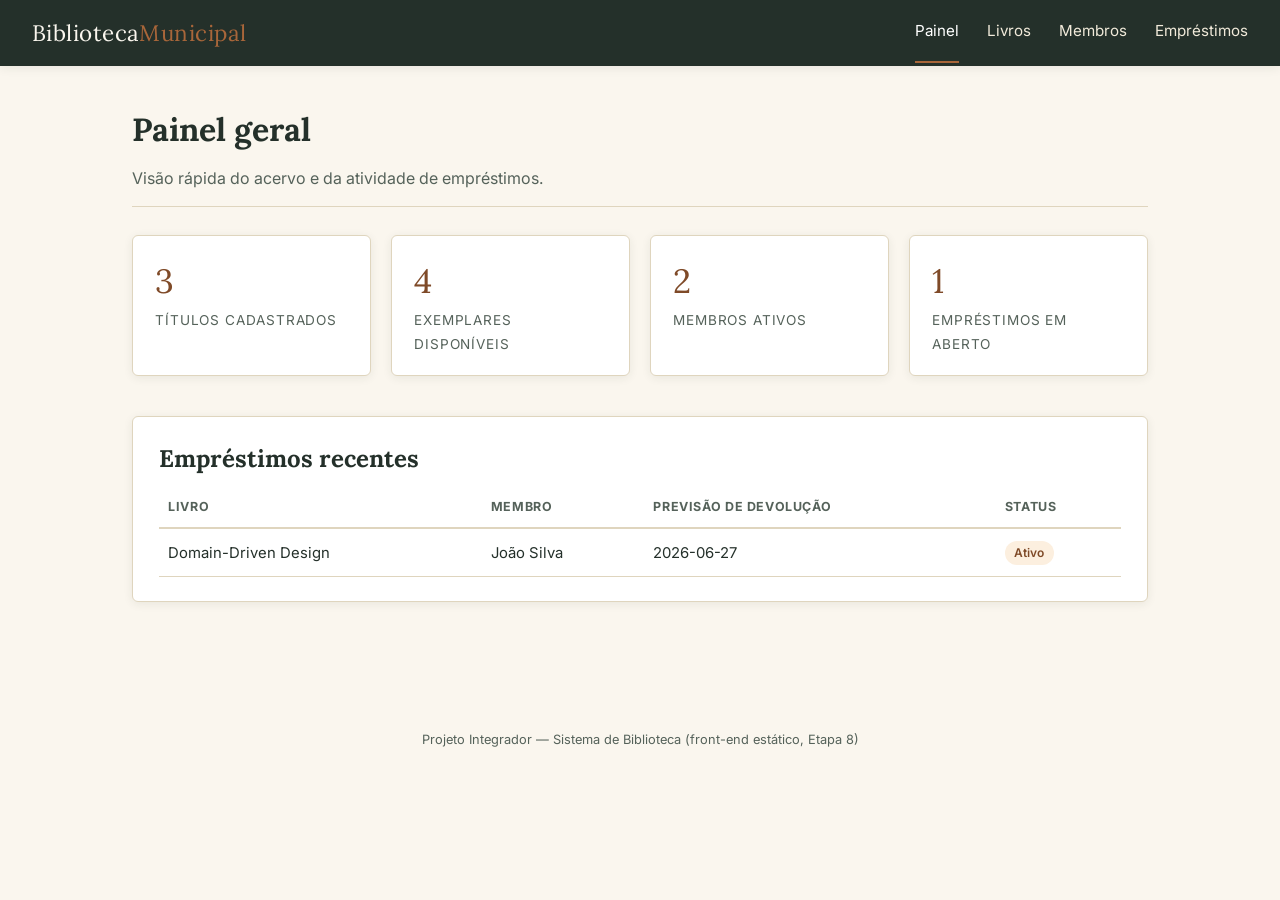
<file: Etapa8-biblioteca-frontend/biblioteca-frontend/index.html>
<!DOCTYPE html>
<html lang="pt-BR">
<head>
<meta charset="UTF-8">
<meta name="viewport" content="width=device-width, initial-scale=1.0">
<title>Biblioteca — Painel</title>
<link rel="preconnect" href="https://fonts.googleapis.com">
<link href="https://fonts.googleapis.com/css2?family=Lora:wght@500;600;700&family=Inter:wght@400;500;600&display=swap" rel="stylesheet">
<link rel="stylesheet" href="css/style.css">
</head>
<body>

<header class="topo">
  <div class="marca">Biblioteca<span>Municipal</span></div>
  <nav>
    <a href="index.html" class="ativo">Painel</a>
    <a href="livros.html">Livros</a>
    <a href="membros.html">Membros</a>
    <a href="emprestimos.html">Empréstimos</a>
  </nav>
</header>

<main>
  <div class="cabecalho-pagina">
    <div>
      <h1>Painel geral</h1>
      <p>Visão rápida do acervo e da atividade de empréstimos.</p>
    </div>
  </div>

  <section class="grade-cards" id="cards-resumo" aria-live="polite">
    <div class="card">
      <span class="numero" id="total-livros">—</span>
      <span class="rotulo">Títulos cadastrados</span>
    </div>
    <div class="card">
      <span class="numero" id="total-disponiveis">—</span>
      <span class="rotulo">Exemplares disponíveis</span>
    </div>
    <div class="card">
      <span class="numero" id="total-membros">—</span>
      <span class="rotulo">Membros ativos</span>
    </div>
    <div class="card">
      <span class="numero" id="total-emprestimos">—</span>
      <span class="rotulo">Empréstimos em aberto</span>
    </div>
  </section>

  <section class="painel">
    <h2>Empréstimos recentes</h2>
    <table>
      <thead>
        <tr><th>Livro</th><th>Membro</th><th>Previsão de devolução</th><th>Status</th></tr>
      </thead>
      <tbody id="tabela-recentes">
        <!-- preenchido via JS -->
      </tbody>
    </table>
  </section>
</main>

<footer>Projeto Integrador — Sistema de Biblioteca (front-end estático, Etapa 8)</footer>

<script src="js/dados.js"></script>
<script src="js/painel.js"></script>
</body>
</html>
</file>
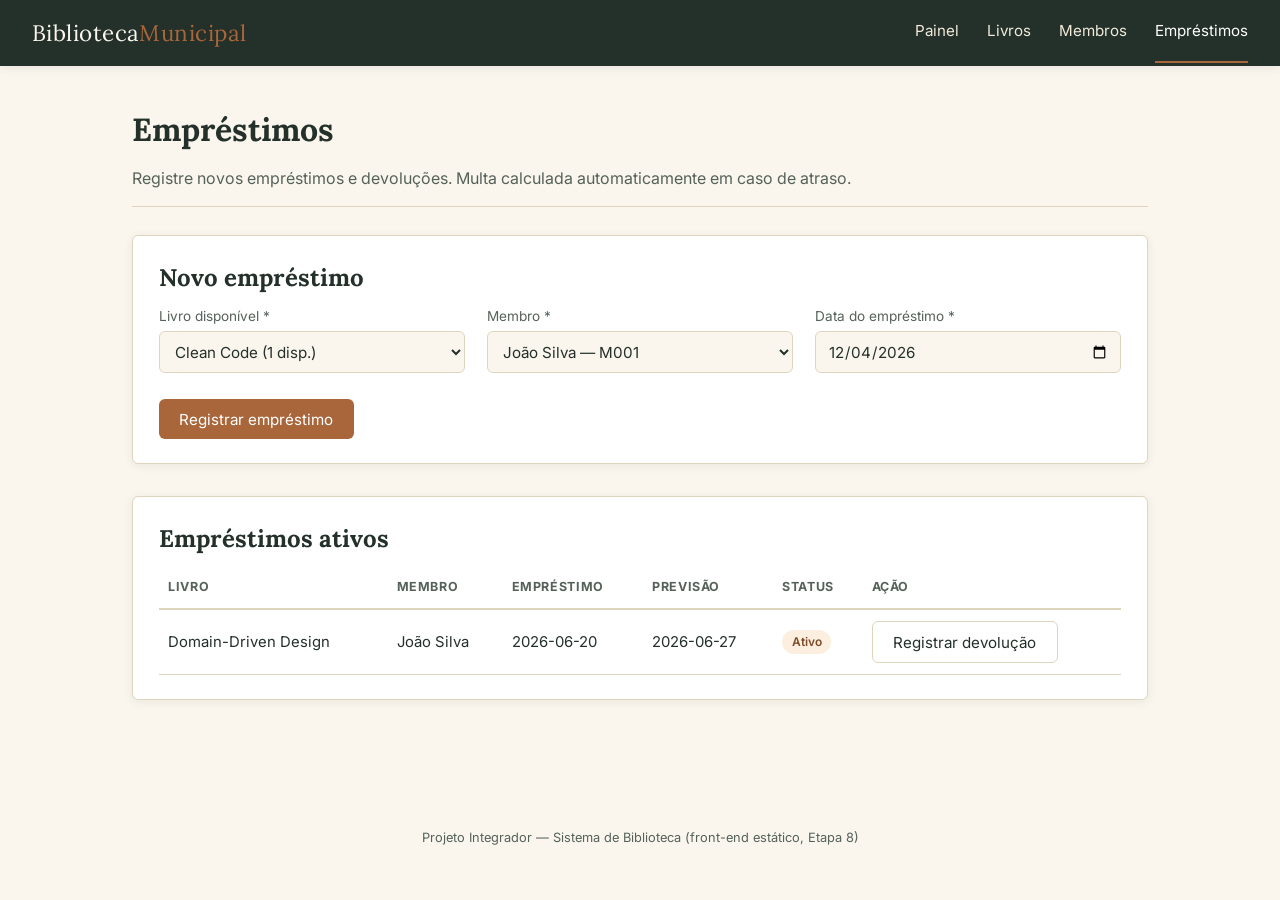
<file: Etapa8-biblioteca-frontend/biblioteca-frontend/emprestimos.html>
<!DOCTYPE html>
<html lang="pt-BR">
<head>
<meta charset="UTF-8">
<meta name="viewport" content="width=device-width, initial-scale=1.0">
<title>Biblioteca — Empréstimos</title>
<link rel="preconnect" href="https://fonts.googleapis.com">
<link href="https://fonts.googleapis.com/css2?family=Lora:wght@500;600;700&family=Inter:wght@400;500;600&display=swap" rel="stylesheet">
<link rel="stylesheet" href="css/style.css">
</head>
<body>

<header class="topo">
  <div class="marca">Biblioteca<span>Municipal</span></div>
  <nav>
    <a href="index.html">Painel</a>
    <a href="livros.html">Livros</a>
    <a href="membros.html">Membros</a>
    <a href="emprestimos.html" class="ativo">Empréstimos</a>
  </nav>
</header>

<main>
  <div class="cabecalho-pagina">
    <div>
      <h1>Empréstimos</h1>
      <p>Registre novos empréstimos e devoluções. Multa calculada automaticamente em caso de atraso.</p>
    </div>
  </div>

  <section class="painel">
    <h2>Novo empréstimo</h2>
    <div class="mensagem sucesso" id="msg-sucesso" hidden></div>
    <div class="mensagem alerta" id="msg-erro" hidden></div>
    <form id="form-emprestimo" novalidate>
      <div class="form-grid">
        <div>
          <label for="livro">Livro disponível *</label>
          <select id="livro" name="livro" required></select>
          <div class="erro-campo" id="erro-livro"></div>
        </div>
        <div>
          <label for="membro">Membro *</label>
          <select id="membro" name="membro" required></select>
          <div class="erro-campo" id="erro-membro"></div>
        </div>
        <div>
          <label for="data-emprestimo">Data do empréstimo *</label>
          <input type="date" id="data-emprestimo" name="data-emprestimo" required>
          <div class="erro-campo" id="erro-data"></div>
        </div>
      </div>
      <button type="submit" class="btn" style="margin-top:.5rem;">Registrar empréstimo</button>
    </form>
  </section>

  <section class="painel">
    <h2>Empréstimos ativos</h2>
    <table>
      <thead>
        <tr><th>Livro</th><th>Membro</th><th>Empréstimo</th><th>Previsão</th><th>Status</th><th>Ação</th></tr>
      </thead>
      <tbody id="tabela-emprestimos"></tbody>
    </table>
  </section>
</main>

<footer>Projeto Integrador — Sistema de Biblioteca (front-end estático, Etapa 8)</footer>

<script src="js/dados.js"></script>
<script src="js/validacao.js"></script>
<script src="js/emprestimos.js"></script>
</body>
</html>
</file>
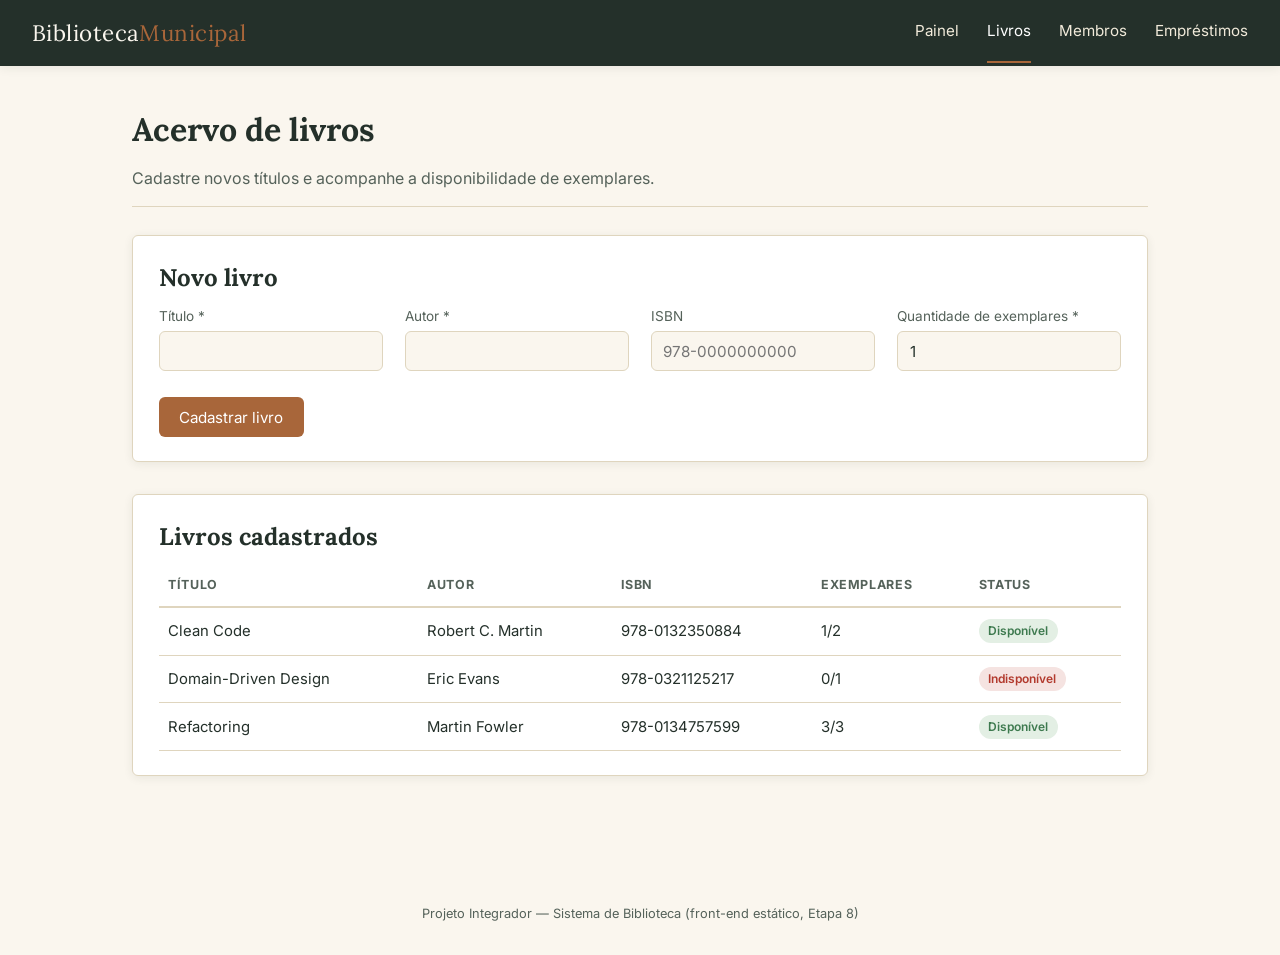
<file: Etapa8-biblioteca-frontend/biblioteca-frontend/livros.html>
<!DOCTYPE html>
<html lang="pt-BR">
<head>
<meta charset="UTF-8">
<meta name="viewport" content="width=device-width, initial-scale=1.0">
<title>Biblioteca — Livros</title>
<link rel="preconnect" href="https://fonts.googleapis.com">
<link href="https://fonts.googleapis.com/css2?family=Lora:wght@500;600;700&family=Inter:wght@400;500;600&display=swap" rel="stylesheet">
<link rel="stylesheet" href="css/style.css">
</head>
<body>

<header class="topo">
  <div class="marca">Biblioteca<span>Municipal</span></div>
  <nav>
    <a href="index.html">Painel</a>
    <a href="livros.html" class="ativo">Livros</a>
    <a href="membros.html">Membros</a>
    <a href="emprestimos.html">Empréstimos</a>
  </nav>
</header>

<main>
  <div class="cabecalho-pagina">
    <div>
      <h1>Acervo de livros</h1>
      <p>Cadastre novos títulos e acompanhe a disponibilidade de exemplares.</p>
    </div>
  </div>

  <section class="painel">
    <h2>Novo livro</h2>
    <div class="mensagem sucesso" id="msg-sucesso" hidden></div>
    <form id="form-livro" novalidate>
      <div class="form-grid">
        <div>
          <label for="titulo">Título *</label>
          <input type="text" id="titulo" name="titulo" required minlength="2">
          <div class="erro-campo" id="erro-titulo"></div>
        </div>
        <div>
          <label for="autor">Autor *</label>
          <input type="text" id="autor" name="autor" required minlength="2">
          <div class="erro-campo" id="erro-autor"></div>
        </div>
        <div>
          <label for="isbn">ISBN</label>
          <input type="text" id="isbn" name="isbn" placeholder="978-0000000000">
          <div class="erro-campo" id="erro-isbn"></div>
        </div>
        <div>
          <label for="quantidade">Quantidade de exemplares *</label>
          <input type="number" id="quantidade" name="quantidade" min="1" step="1" required value="1">
          <div class="erro-campo" id="erro-quantidade"></div>
        </div>
      </div>
      <button type="submit" class="btn" style="margin-top:.5rem;">Cadastrar livro</button>
    </form>
  </section>

  <section class="painel">
    <h2>Livros cadastrados</h2>
    <table>
      <thead>
        <tr><th>Título</th><th>Autor</th><th>ISBN</th><th>Exemplares</th><th>Status</th></tr>
      </thead>
      <tbody id="tabela-livros"></tbody>
    </table>
  </section>
</main>

<footer>Projeto Integrador — Sistema de Biblioteca (front-end estático, Etapa 8)</footer>

<script src="js/dados.js"></script>
<script src="js/validacao.js"></script>
<script src="js/livros.js"></script>
</body>
</html>
</file>
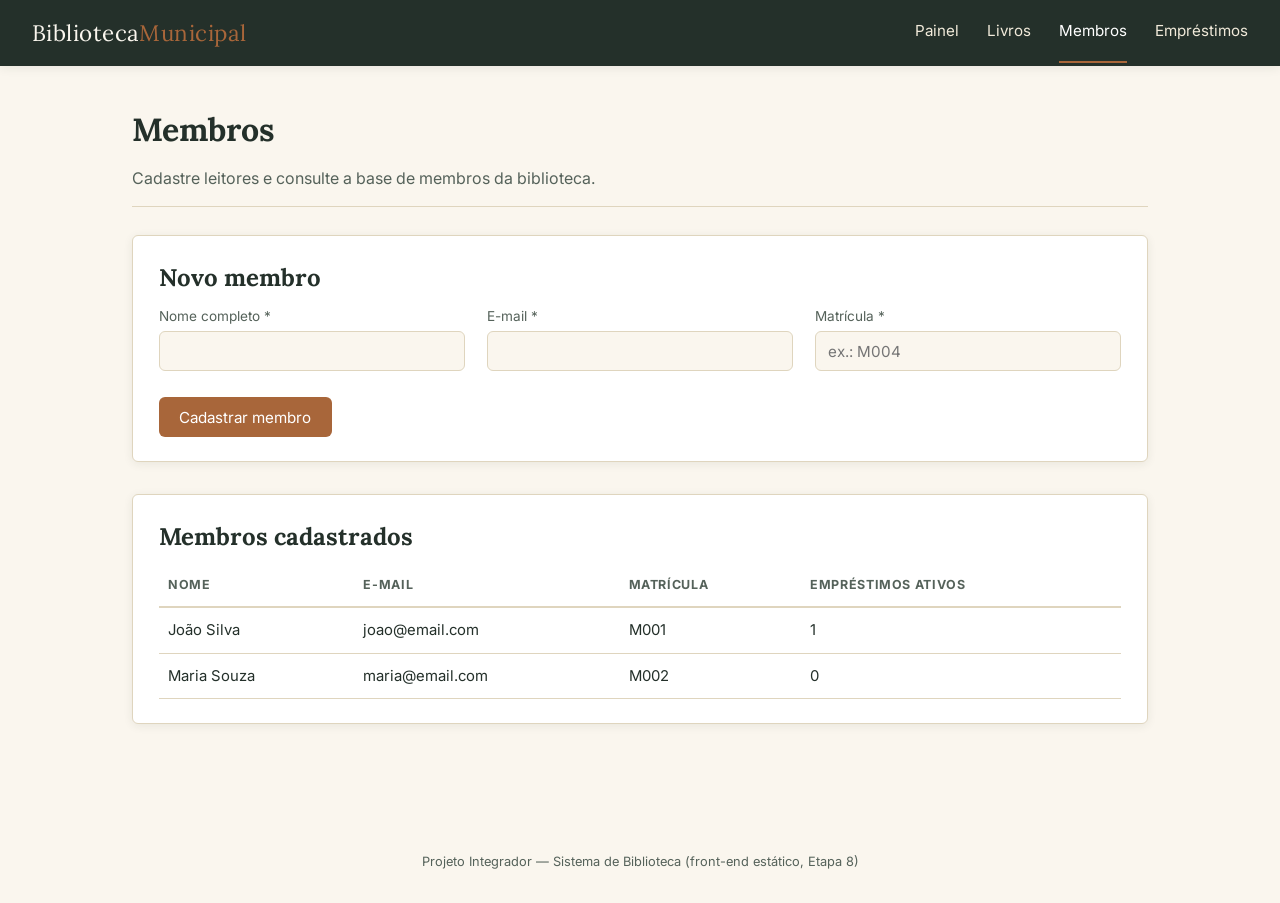
<file: Etapa8-biblioteca-frontend/biblioteca-frontend/membros.html>
<!DOCTYPE html>
<html lang="pt-BR">
<head>
<meta charset="UTF-8">
<meta name="viewport" content="width=device-width, initial-scale=1.0">
<title>Biblioteca — Membros</title>
<link rel="preconnect" href="https://fonts.googleapis.com">
<link href="https://fonts.googleapis.com/css2?family=Lora:wght@500;600;700&family=Inter:wght@400;500;600&display=swap" rel="stylesheet">
<link rel="stylesheet" href="css/style.css">
</head>
<body>

<header class="topo">
  <div class="marca">Biblioteca<span>Municipal</span></div>
  <nav>
    <a href="index.html">Painel</a>
    <a href="livros.html">Livros</a>
    <a href="membros.html" class="ativo">Membros</a>
    <a href="emprestimos.html">Empréstimos</a>
  </nav>
</header>

<main>
  <div class="cabecalho-pagina">
    <div>
      <h1>Membros</h1>
      <p>Cadastre leitores e consulte a base de membros da biblioteca.</p>
    </div>
  </div>

  <section class="painel">
    <h2>Novo membro</h2>
    <div class="mensagem sucesso" id="msg-sucesso" hidden></div>
    <form id="form-membro" novalidate>
      <div class="form-grid">
        <div>
          <label for="nome">Nome completo *</label>
          <input type="text" id="nome" name="nome" required minlength="3">
          <div class="erro-campo" id="erro-nome"></div>
        </div>
        <div>
          <label for="email">E-mail *</label>
          <input type="email" id="email" name="email" required>
          <div class="erro-campo" id="erro-email"></div>
        </div>
        <div>
          <label for="matricula">Matrícula *</label>
          <input type="text" id="matricula" name="matricula" required placeholder="ex.: M004">
          <div class="erro-campo" id="erro-matricula"></div>
        </div>
      </div>
      <button type="submit" class="btn" style="margin-top:.5rem;">Cadastrar membro</button>
    </form>
  </section>

  <section class="painel">
    <h2>Membros cadastrados</h2>
    <table>
      <thead>
        <tr><th>Nome</th><th>E-mail</th><th>Matrícula</th><th>Empréstimos ativos</th></tr>
      </thead>
      <tbody id="tabela-membros"></tbody>
    </table>
  </section>
</main>

<footer>Projeto Integrador — Sistema de Biblioteca (front-end estático, Etapa 8)</footer>

<script src="js/dados.js"></script>
<script src="js/validacao.js"></script>
<script src="js/membros.js"></script>
</body>
</html>
</file>
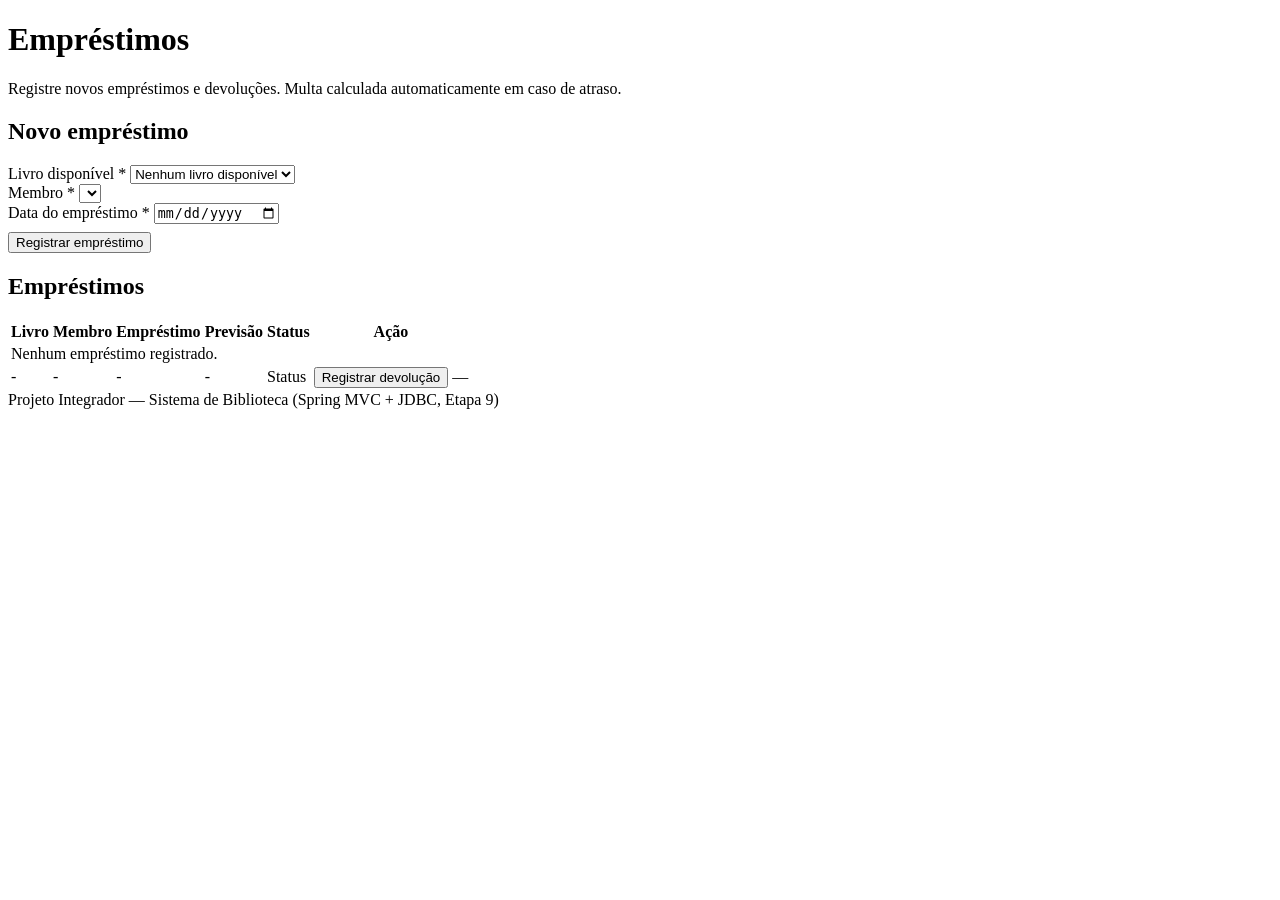
<file: Etapa9-COMPLETA/biblioteca-web/src/main/resources/templates/emprestimos.html>
<!DOCTYPE html>
<html lang="pt-BR" xmlns:th="http://www.thymeleaf.org">
<head>
<meta charset="UTF-8">
<meta name="viewport" content="width=device-width, initial-scale=1.0">
<title>Biblioteca — Empréstimos</title>
<link rel="preconnect" href="https://fonts.googleapis.com">
<link href="https://fonts.googleapis.com/css2?family=Lora:wght@500;600;700&family=Inter:wght@400;500;600&display=swap" rel="stylesheet">
<link rel="stylesheet" th:href="@{/css/style.css}">
</head>
<body>

<div th:replace="~{fragments/cabecalho :: cabecalho('emprestimos')}"></div>

<main>
  <div class="cabecalho-pagina">
    <div>
      <h1>Empréstimos</h1>
      <p>Registre novos empréstimos e devoluções. Multa calculada automaticamente em caso de atraso.</p>
    </div>
  </div>

  <section class="painel">
    <h2>Novo empréstimo</h2>
    <div class="mensagem sucesso" th:if="${mensagemSucesso}" th:text="${mensagemSucesso}"></div>
    <div class="mensagem alerta" th:if="${mensagemErro}" th:text="${mensagemErro}"></div>

    <form th:action="@{/emprestimos}" method="post">
      <div class="form-grid">
        <div>
          <label for="livroId">Livro disponível *</label>
          <select id="livroId" name="livroId" required>
            <option th:if="${#lists.isEmpty(livrosDisponiveis)}" value="">Nenhum livro disponível</option>
            <option th:each="l : ${livrosDisponiveis}" th:value="${l.id}"
                    th:text="${l.titulo} + ' (' + ${l.quantidadeDisponivel} + ' disp.)'"></option>
          </select>
        </div>
        <div>
          <label for="membroId">Membro *</label>
          <select id="membroId" name="membroId" required>
            <option th:each="m : ${membros}" th:value="${m.id}" th:text="${m.nome} + ' — ' + ${m.matricula}"></option>
          </select>
        </div>
        <div>
          <label for="dataEmprestimo">Data do empréstimo *</label>
          <input type="date" id="dataEmprestimo" name="dataEmprestimo" required th:value="${hoje}">
        </div>
      </div>
      <button type="submit" class="btn" style="margin-top:.5rem;">Registrar empréstimo</button>
    </form>
  </section>

  <section class="painel">
    <h2>Empréstimos</h2>
    <table>
      <thead><tr><th>Livro</th><th>Membro</th><th>Empréstimo</th><th>Previsão</th><th>Status</th><th>Ação</th></tr></thead>
      <tbody>
        <tr th:if="${#lists.isEmpty(emprestimos)}"><td colspan="6">Nenhum empréstimo registrado.</td></tr>
        <tr th:each="emp : ${emprestimos}">
          <td th:text="${emp.livro.titulo}">-</td>
          <td th:text="${emp.membro.nome}">-</td>
          <td th:text="${emp.dataEmprestimo}">-</td>
          <td th:text="${emp.dataPrevistaDevolucao}">-</td>
          <td>
            <span class="selo" th:classappend="${emp.status.name() == 'ATIVO'} ? 'ativo' : 'devolvido'"
                  th:text="${emp.status.name() == 'ATIVO'} ? 'Ativo' : 'Devolvido'">Status</span>
          </td>
          <td>
            <form th:if="${emp.status.name() == 'ATIVO'}" th:action="@{/emprestimos/{id}/devolucao(id=${emp.id})}" method="post" style="display:inline;">
              <button type="submit" class="btn secundario">Registrar devolução</button>
            </form>
            <span th:unless="${emp.status.name() == 'ATIVO'}">—</span>
          </td>
        </tr>
      </tbody>
    </table>
  </section>
</main>

<footer>Projeto Integrador — Sistema de Biblioteca (Spring MVC + JDBC, Etapa 9)</footer>
</body>
</html>
</file>
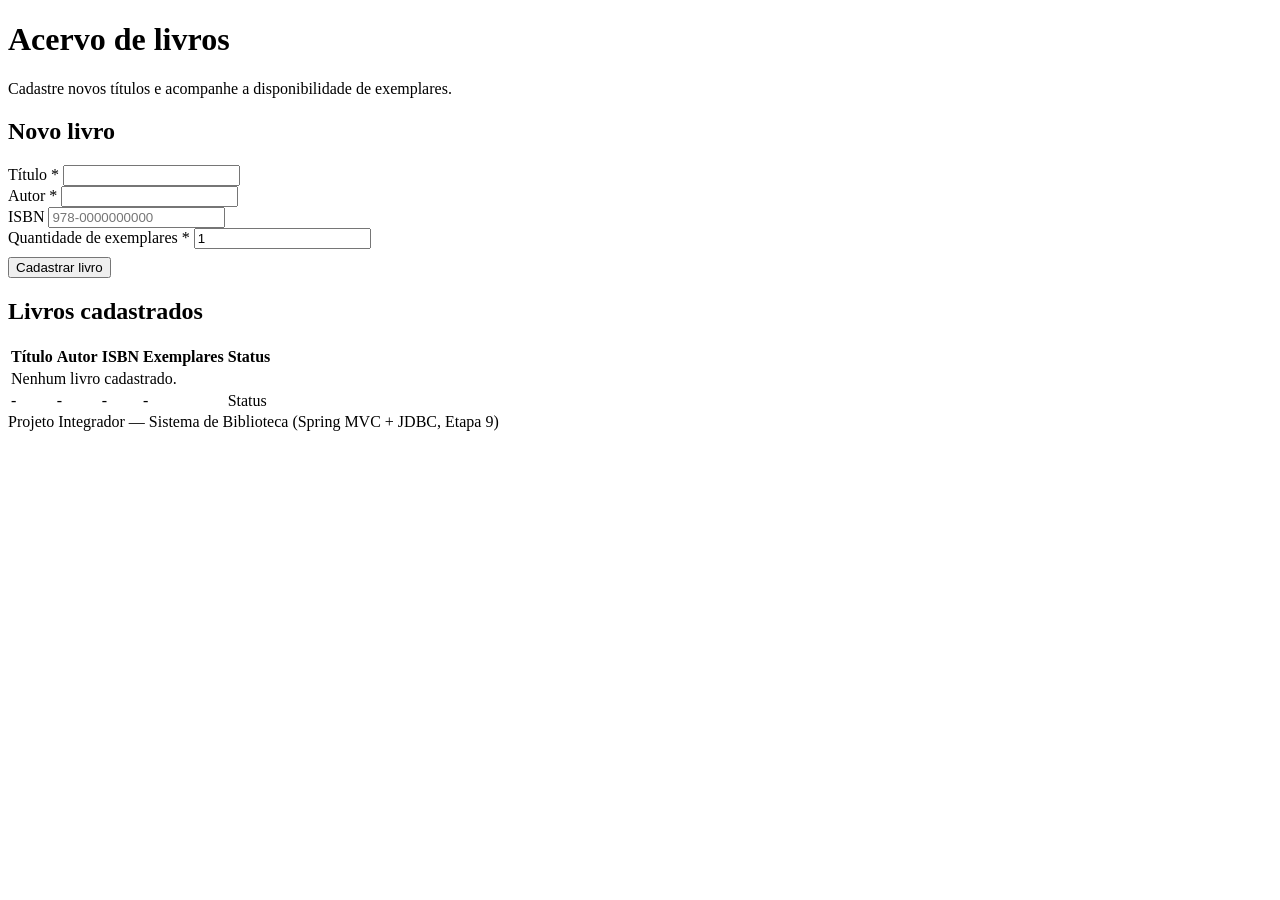
<file: Etapa9-COMPLETA/biblioteca-web/src/main/resources/templates/livros.html>
<!DOCTYPE html>
<html lang="pt-BR" xmlns:th="http://www.thymeleaf.org">
<head>
<meta charset="UTF-8">
<meta name="viewport" content="width=device-width, initial-scale=1.0">
<title>Biblioteca — Livros</title>
<link rel="preconnect" href="https://fonts.googleapis.com">
<link href="https://fonts.googleapis.com/css2?family=Lora:wght@500;600;700&family=Inter:wght@400;500;600&display=swap" rel="stylesheet">
<link rel="stylesheet" th:href="@{/css/style.css}">
</head>
<body>

<div th:replace="~{fragments/cabecalho :: cabecalho('livros')}"></div>

<main>
  <div class="cabecalho-pagina">
    <div>
      <h1>Acervo de livros</h1>
      <p>Cadastre novos títulos e acompanhe a disponibilidade de exemplares.</p>
    </div>
  </div>

  <section class="painel">
    <h2>Novo livro</h2>
    <div class="mensagem sucesso" th:if="${mensagemSucesso}" th:text="${mensagemSucesso}"></div>
    <div class="mensagem alerta" th:if="${mensagemErro}" th:text="${mensagemErro}"></div>

    <form th:action="@{/livros}" method="post">
      <div class="form-grid">
        <div>
          <label for="titulo">Título *</label>
          <input type="text" id="titulo" name="titulo" required minlength="2">
        </div>
        <div>
          <label for="autor">Autor *</label>
          <input type="text" id="autor" name="autor" required minlength="2">
        </div>
        <div>
          <label for="isbn">ISBN</label>
          <input type="text" id="isbn" name="isbn" placeholder="978-0000000000">
        </div>
        <div>
          <label for="quantidade">Quantidade de exemplares *</label>
          <input type="number" id="quantidade" name="quantidade" min="1" step="1" required value="1">
        </div>
      </div>
      <button type="submit" class="btn" style="margin-top:.5rem;">Cadastrar livro</button>
    </form>
  </section>

  <section class="painel">
    <h2>Livros cadastrados</h2>
    <table>
      <thead><tr><th>Título</th><th>Autor</th><th>ISBN</th><th>Exemplares</th><th>Status</th></tr></thead>
      <tbody>
        <tr th:if="${#lists.isEmpty(livros)}"><td colspan="5">Nenhum livro cadastrado.</td></tr>
        <tr th:each="l : ${livros}">
          <td th:text="${l.titulo}">-</td>
          <td th:text="${l.autor}">-</td>
          <td th:text="${l.isbn}">-</td>
          <td th:text="${l.quantidadeDisponivel} + '/' + ${l.quantidadeTotal}">-</td>
          <td>
            <span class="selo" th:classappend="${l.disponivel} ? 'disponivel' : 'indisponivel'"
                  th:text="${l.disponivel} ? 'Disponível' : 'Indisponível'">Status</span>
          </td>
        </tr>
      </tbody>
    </table>
  </section>
</main>

<footer>Projeto Integrador — Sistema de Biblioteca (Spring MVC + JDBC, Etapa 9)</footer>
</body>
</html>
</file>
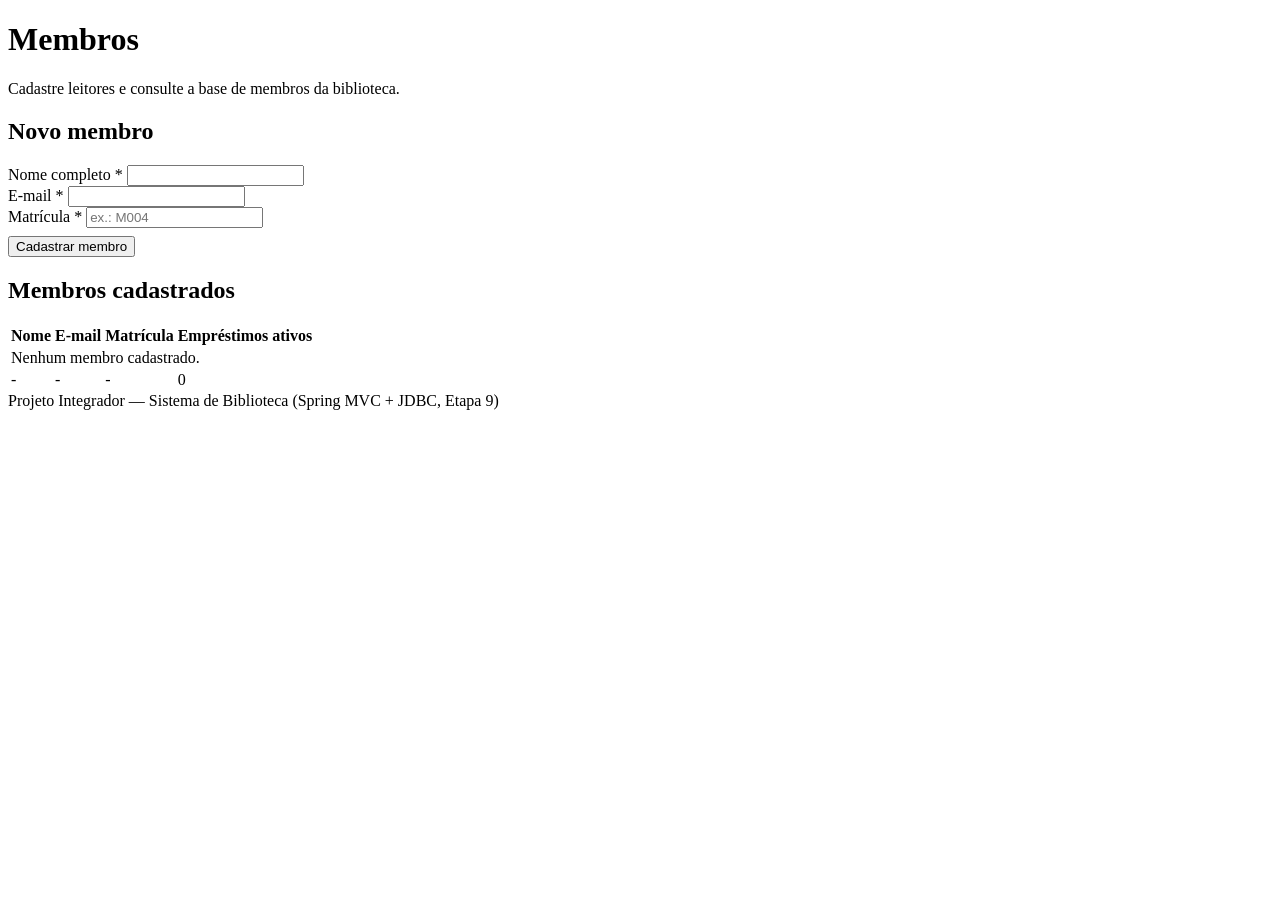
<file: Etapa9-COMPLETA/biblioteca-web/src/main/resources/templates/membros.html>
<!DOCTYPE html>
<html lang="pt-BR" xmlns:th="http://www.thymeleaf.org">
<head>
<meta charset="UTF-8">
<meta name="viewport" content="width=device-width, initial-scale=1.0">
<title>Biblioteca — Membros</title>
<link rel="preconnect" href="https://fonts.googleapis.com">
<link href="https://fonts.googleapis.com/css2?family=Lora:wght@500;600;700&family=Inter:wght@400;500;600&display=swap" rel="stylesheet">
<link rel="stylesheet" th:href="@{/css/style.css}">
</head>
<body>

<div th:replace="~{fragments/cabecalho :: cabecalho('membros')}"></div>

<main>
  <div class="cabecalho-pagina">
    <div>
      <h1>Membros</h1>
      <p>Cadastre leitores e consulte a base de membros da biblioteca.</p>
    </div>
  </div>

  <section class="painel">
    <h2>Novo membro</h2>
    <div class="mensagem sucesso" th:if="${mensagemSucesso}" th:text="${mensagemSucesso}"></div>
    <div class="mensagem alerta" th:if="${mensagemErro}" th:text="${mensagemErro}"></div>

    <form th:action="@{/membros}" method="post">
      <div class="form-grid">
        <div>
          <label for="nome">Nome completo *</label>
          <input type="text" id="nome" name="nome" required minlength="3">
        </div>
        <div>
          <label for="email">E-mail *</label>
          <input type="email" id="email" name="email" required>
        </div>
        <div>
          <label for="matricula">Matrícula *</label>
          <input type="text" id="matricula" name="matricula" required placeholder="ex.: M004">
        </div>
      </div>
      <button type="submit" class="btn" style="margin-top:.5rem;">Cadastrar membro</button>
    </form>
  </section>

  <section class="painel">
    <h2>Membros cadastrados</h2>
    <table>
      <thead><tr><th>Nome</th><th>E-mail</th><th>Matrícula</th><th>Empréstimos ativos</th></tr></thead>
      <tbody>
        <tr th:if="${#lists.isEmpty(membros)}"><td colspan="4">Nenhum membro cadastrado.</td></tr>
        <tr th:each="m : ${membros}">
          <td th:text="${m.nome}">-</td>
          <td th:text="${m.email}">-</td>
          <td th:text="${m.matricula}">-</td>
          <td th:text="${ativosPorMembro.get(m.id)}">0</td>
        </tr>
      </tbody>
    </table>
  </section>
</main>

<footer>Projeto Integrador — Sistema de Biblioteca (Spring MVC + JDBC, Etapa 9)</footer>
</body>
</html>
</file>
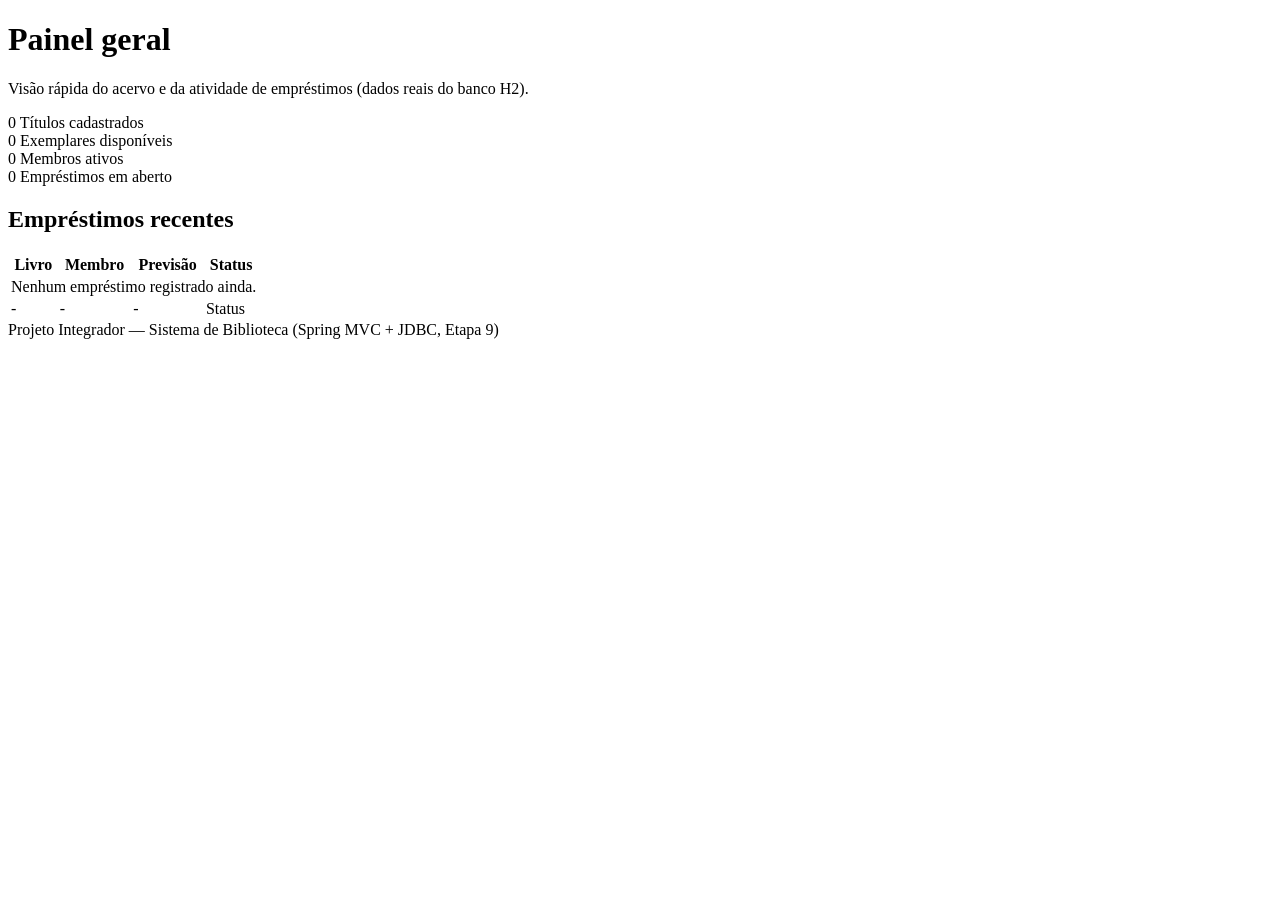
<file: Etapa9-COMPLETA/biblioteca-web/src/main/resources/templates/painel.html>
<!DOCTYPE html>
<html lang="pt-BR" xmlns:th="http://www.thymeleaf.org">
<head>
<meta charset="UTF-8">
<meta name="viewport" content="width=device-width, initial-scale=1.0">
<title>Biblioteca — Painel</title>
<link rel="preconnect" href="https://fonts.googleapis.com">
<link href="https://fonts.googleapis.com/css2?family=Lora:wght@500;600;700&family=Inter:wght@400;500;600&display=swap" rel="stylesheet">
<link rel="stylesheet" th:href="@{/css/style.css}">
</head>
<body>

<div th:replace="~{fragments/cabecalho :: cabecalho('painel')}"></div>

<main>
  <div class="cabecalho-pagina">
    <div>
      <h1>Painel geral</h1>
      <p>Visão rápida do acervo e da atividade de empréstimos (dados reais do banco H2).</p>
    </div>
  </div>

  <section class="grade-cards">
    <div class="card">
      <span class="numero" th:text="${totalLivros}">0</span>
      <span class="rotulo">Títulos cadastrados</span>
    </div>
    <div class="card">
      <span class="numero" th:text="${totalDisponiveis}">0</span>
      <span class="rotulo">Exemplares disponíveis</span>
    </div>
    <div class="card">
      <span class="numero" th:text="${totalMembros}">0</span>
      <span class="rotulo">Membros ativos</span>
    </div>
    <div class="card">
      <span class="numero" th:text="${totalAtivos}">0</span>
      <span class="rotulo">Empréstimos em aberto</span>
    </div>
  </section>

  <section class="painel">
    <h2>Empréstimos recentes</h2>
    <table>
      <thead><tr><th>Livro</th><th>Membro</th><th>Previsão</th><th>Status</th></tr></thead>
      <tbody>
        <tr th:if="${#lists.isEmpty(recentes)}"><td colspan="4">Nenhum empréstimo registrado ainda.</td></tr>
        <tr th:each="emp : ${recentes}">
          <td th:text="${emp.livro.titulo}">-</td>
          <td th:text="${emp.membro.nome}">-</td>
          <td th:text="${emp.dataPrevistaDevolucao}">-</td>
          <td>
            <span class="selo" th:classappend="${emp.status.name() == 'ATIVO'} ? 'ativo' : 'devolvido'"
                  th:text="${emp.status.name() == 'ATIVO'} ? 'Ativo' : 'Devolvido'">Status</span>
          </td>
        </tr>
      </tbody>
    </table>
  </section>
</main>

<footer>Projeto Integrador — Sistema de Biblioteca (Spring MVC + JDBC, Etapa 9)</footer>
</body>
</html>
</file>
<file: Etapa8-biblioteca-frontend/biblioteca-frontend/css/style.css>
/* =========================================================
   Biblioteca — Design tokens
   Paleta inspirada em acervo de biblioteca: papel, tinta e couro.
   ========================================================= */
:root {
  --cor-papel: #FAF6EE;
  --cor-papel-alt: #F1EADA;
  --cor-tinta: #24302A;
  --cor-tinta-suave: #55625A;
  --cor-couro: #A8663A;
  --cor-couro-escuro: #7F4A28;
  --cor-sauge: #6E7F63;
  --cor-alerta: #B23A2E;
  --cor-sucesso: #3E7A4F;
  --cor-borda: #DFD5BE;

  --fonte-titulo: 'Lora', Georgia, 'Times New Roman', serif;
  --fonte-corpo: 'Inter', system-ui, -apple-system, Segoe UI, sans-serif;

  --radius: 6px;
  --sombra: 0 2px 10px rgba(36, 48, 42, 0.08);
}

* { box-sizing: border-box; }

body {
  margin: 0;
  background: var(--cor-papel);
  color: var(--cor-tinta);
  font-family: var(--fonte-corpo);
  line-height: 1.5;
}

h1, h2, h3 {
  font-family: var(--fonte-titulo);
  color: var(--cor-tinta);
  margin: 0 0 .4em 0;
}

a { color: var(--cor-couro-escuro); }

/* ---------- Cabeçalho / navegação ---------- */
.topo {
  background: var(--cor-tinta);
  color: var(--cor-papel);
  padding: 0 2rem;
  display: flex;
  align-items: center;
  justify-content: space-between;
  box-shadow: var(--sombra);
}

.topo .marca {
  font-family: var(--fonte-titulo);
  font-size: 1.4rem;
  padding: 1rem 0;
  letter-spacing: .02em;
}

.topo .marca span { color: var(--cor-couro); }

.topo nav { display: flex; gap: 1.75rem; }

.topo nav a {
  color: var(--cor-papel-alt);
  text-decoration: none;
  font-size: .95rem;
  padding: 1.1rem 0;
  border-bottom: 2px solid transparent;
  transition: border-color .15s ease, color .15s ease;
}

.topo nav a:hover,
.topo nav a.ativo {
  color: #fff;
  border-bottom-color: var(--cor-couro);
}

/* ---------- Layout geral ---------- */
main {
  max-width: 1080px;
  margin: 0 auto;
  padding: 2.5rem 2rem 4rem;
}

.cabecalho-pagina {
  display: flex;
  align-items: baseline;
  justify-content: space-between;
  margin-bottom: 1.75rem;
  border-bottom: 1px solid var(--cor-borda);
  padding-bottom: 1rem;
}

.cabecalho-pagina p {
  color: var(--cor-tinta-suave);
  margin: .25rem 0 0;
}

/* ---------- Cards / painéis ---------- */
.grade-cards {
  display: grid;
  grid-template-columns: repeat(auto-fit, minmax(220px, 1fr));
  gap: 1.25rem;
  margin-bottom: 2.5rem;
}

.card {
  background: #fff;
  border: 1px solid var(--cor-borda);
  border-radius: var(--radius);
  padding: 1.25rem 1.4rem;
  box-shadow: var(--sombra);
}

.card .numero {
  font-family: var(--fonte-titulo);
  font-size: 2.1rem;
  color: var(--cor-couro-escuro);
  display: block;
}

.card .rotulo {
  color: var(--cor-tinta-suave);
  font-size: .85rem;
  text-transform: uppercase;
  letter-spacing: .06em;
}

.painel {
  background: #fff;
  border: 1px solid var(--cor-borda);
  border-radius: var(--radius);
  box-shadow: var(--sombra);
  padding: 1.5rem 1.6rem;
  margin-bottom: 2rem;
}

/* ---------- Formulários ---------- */
.form-grid {
  display: grid;
  grid-template-columns: repeat(auto-fit, minmax(220px, 1fr));
  gap: 1rem 1.4rem;
}

label {
  display: block;
  font-size: .85rem;
  color: var(--cor-tinta-suave);
  margin-bottom: .3rem;
}

input, select {
  width: 100%;
  padding: .6rem .7rem;
  border: 1px solid var(--cor-borda);
  border-radius: var(--radius);
  background: var(--cor-papel);
  font-family: var(--fonte-corpo);
  font-size: .95rem;
  color: var(--cor-tinta);
}

input:focus, select:focus, button:focus, a:focus {
  outline: 2px solid var(--cor-couro);
  outline-offset: 1px;
}

.erro-campo {
  color: var(--cor-alerta);
  font-size: .8rem;
  min-height: 1.1em;
  margin-top: .25rem;
}

.btn {
  display: inline-block;
  background: var(--cor-couro);
  color: #fff;
  border: none;
  padding: .65rem 1.3rem;
  border-radius: var(--radius);
  font-size: .95rem;
  font-family: var(--fonte-corpo);
  cursor: pointer;
  transition: background .15s ease;
}

.btn:hover { background: var(--cor-couro-escuro); }

.btn.secundario {
  background: transparent;
  color: var(--cor-tinta);
  border: 1px solid var(--cor-borda);
}

.btn.secundario:hover { border-color: var(--cor-couro); }

/* ---------- Tabelas ---------- */
table {
  width: 100%;
  border-collapse: collapse;
  background: #fff;
}

thead th {
  text-align: left;
  font-size: .78rem;
  text-transform: uppercase;
  letter-spacing: .05em;
  color: var(--cor-tinta-suave);
  border-bottom: 2px solid var(--cor-borda);
  padding: .7rem .6rem;
}

tbody td {
  padding: .7rem .6rem;
  border-bottom: 1px solid var(--cor-borda);
  font-size: .93rem;
}

tbody tr:hover { background: var(--cor-papel-alt); }

.selo {
  display: inline-block;
  padding: .2rem .6rem;
  border-radius: 999px;
  font-size: .75rem;
  font-weight: 600;
}

.selo.disponivel { background: #E3EFE4; color: var(--cor-sucesso); }
.selo.indisponivel { background: #F5E3E1; color: var(--cor-alerta); }
.selo.ativo { background: #FCEFDF; color: var(--cor-couro-escuro); }
.selo.devolvido { background: #E9ECE6; color: var(--cor-sauge); }

.mensagem {
  padding: .8rem 1rem;
  border-radius: var(--radius);
  margin-bottom: 1.2rem;
  font-size: .9rem;
}
.mensagem.sucesso { background: #E3EFE4; color: var(--cor-sucesso); }
.mensagem.alerta { background: #F5E3E1; color: var(--cor-alerta); }
.mensagem[hidden] { display: none; }

footer {
  text-align: center;
  color: var(--cor-tinta-suave);
  font-size: .8rem;
  padding: 2rem;
}

@media (max-width: 640px) {
  .topo { flex-direction: column; padding: 0 1rem; }
  .topo nav { gap: 1rem; padding-bottom: .8rem; flex-wrap: wrap; }
  main { padding: 1.5rem 1rem 3rem; }
}
</file>
